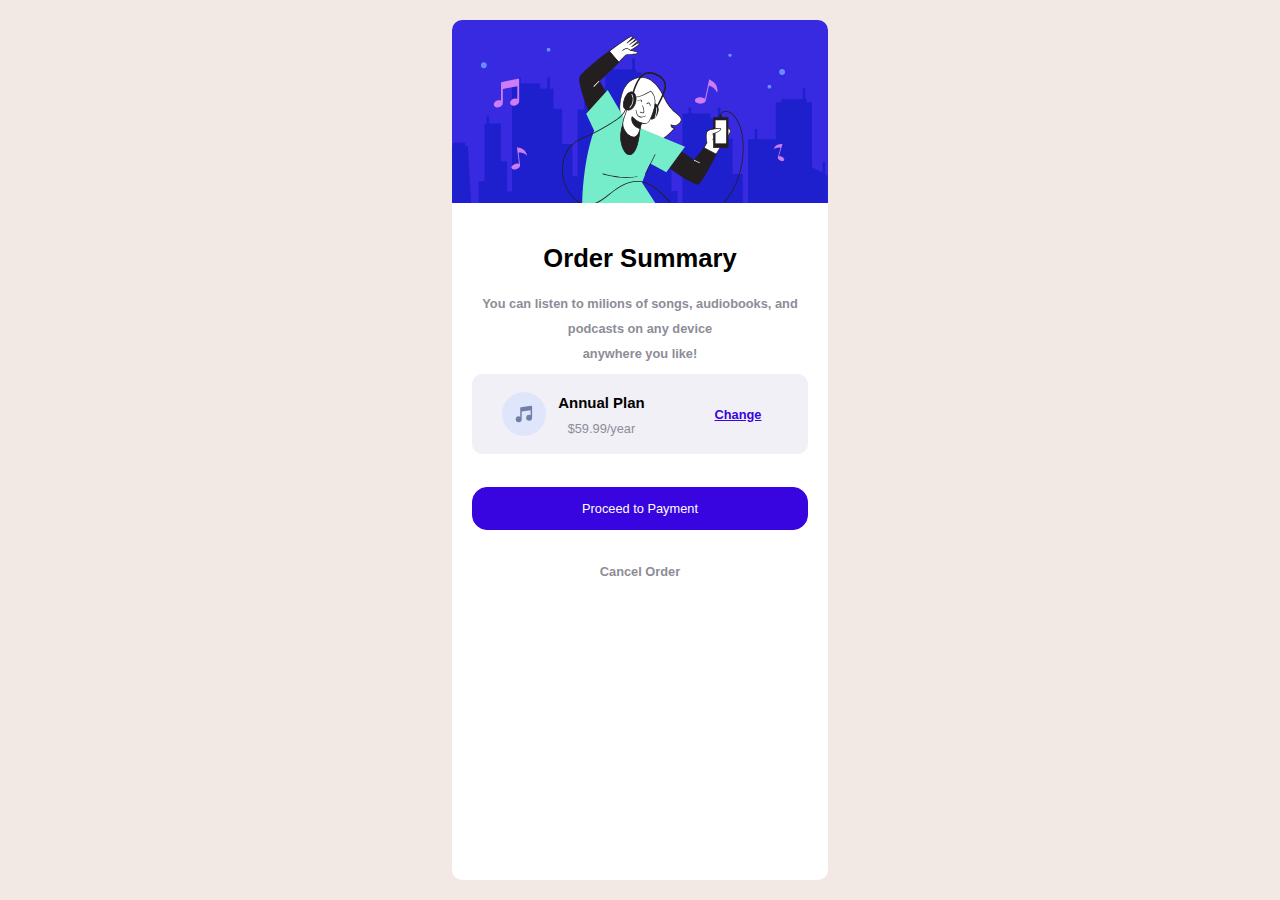
<file: Atividade-2/index.html>
<!DOCTYPE html>
<html lang="en">
<head>
    <meta charset="UTF-8">
    <meta http-equiv="X-UA-Compatible" content="IE=edge">
    <meta name="viewport" content="width=device-width, initial-scale=1.0">
    <title> atividade 2</title>
    <link rel="stylesheet" href="style.css">
</head>
<body>


    <div class="container">
        <div class="div-img">
            <picture>
                <img class="img" src="images/illustration-hero.svg" alt="">
            </picture>
        </div>

            <div class="info">
                <div class="p1">
                <h1>Order Summary</h1>
                <h1 class="p1-text">You can listen to milions of songs, audiobooks, and podcasts on any device <br> anywhere you like!</h1>
                </div>

                <div class="plan-box">
                    <div class="svg">
                    <img class="foto" src="images/icon-music.svg" alt="">
                    <div class="plan-text">
                <h3 class="plan">Annual Plan</h3>
                <p class="price">$59.99/year</p>
                    </div>
                    </div>

                <p class="change">Change</p>            
            </div>

                <div class="payment-box">
                    <p class="payment-text">Proceed to Payment</p>
                </div>

                <div class="order">
                <p>Cancel Order</p>
                </div>
            </div>
        </div>
</body>
</html>
</file>
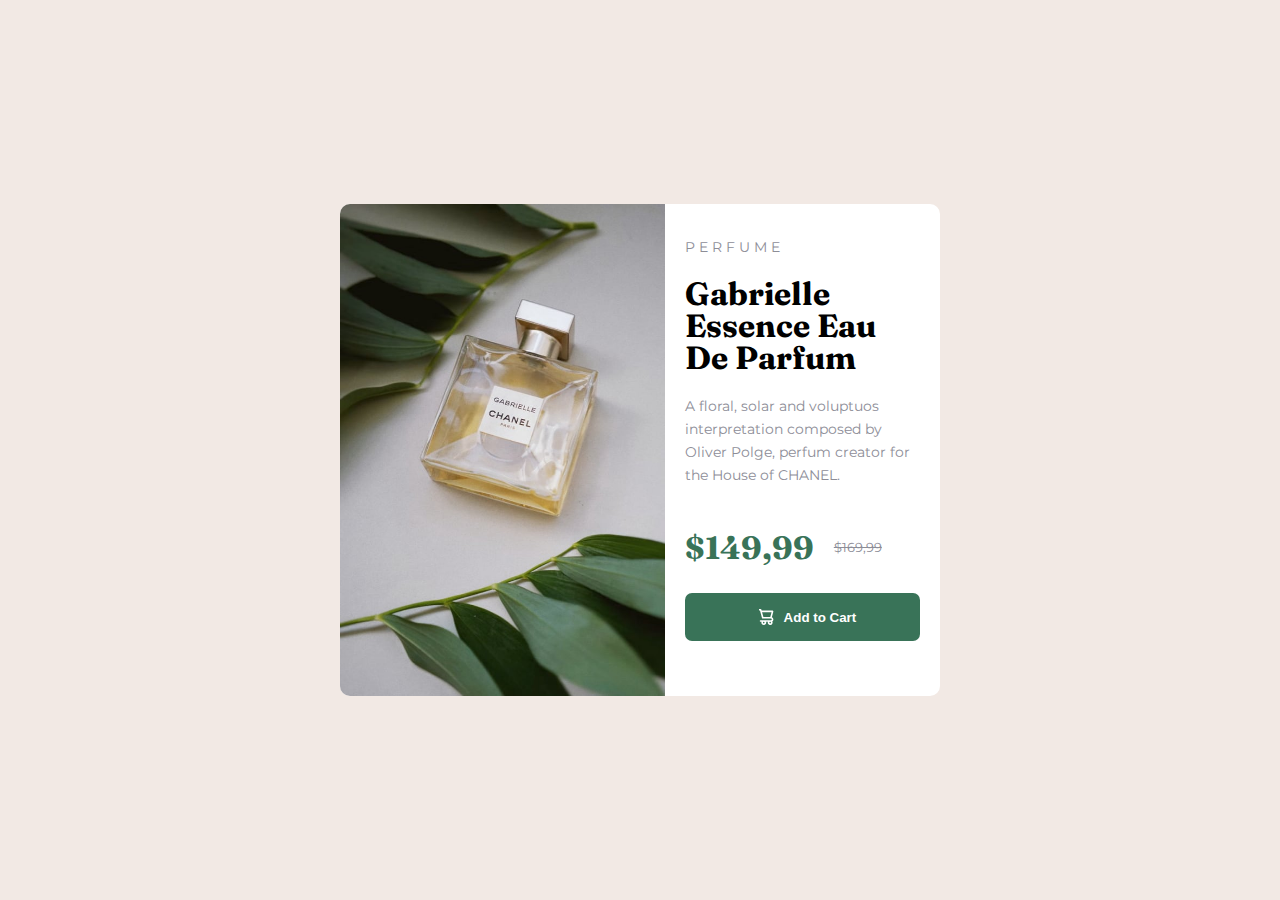
<file: Atividade-1/projeto 1/index.html>
<!DOCTYPE html>
<html lang="en">
<head>
    <meta charset="UTF-8">
    <meta http-equiv="X-UA-Compatible" content="IE=edge">
    <meta name="viewport" content="width=device-width, initial-scale=1.0">

    <title>Document</title>

    <link rel="stylesheet" href="style.css">

</head>
<body>
    <div class="container">

        <div class="div-img">
            <picture>
                <source media="(min-width:768px)" srcset="images/image-product-desktop.jpg">
                <img class="img-perfume" src="images/image-product-mobile.jpg" alt="">
            </picture>
        </div>        
       
        <div class="info">
            <p class="p1">Perfume</p>

            <h1>Gabrielle Essence Eau De Parfum</h1>

            <p class="p2">A floral, solar and voluptuos interpretation composed by Oliver Polge, perfum creator for the House of CHANEL.</p>

            <div class="price">
                <h2>$149,99</h2>
                <small>$169,99</small>
            </div>

            <button>
                <div class="button">
                    <img class="img3" src="images/icon-cart.svg" alt="">
                    <p>Add to Cart</p>
                </div>
            </button>
        </div>
        
    </div>
</body>
</html>
</file>
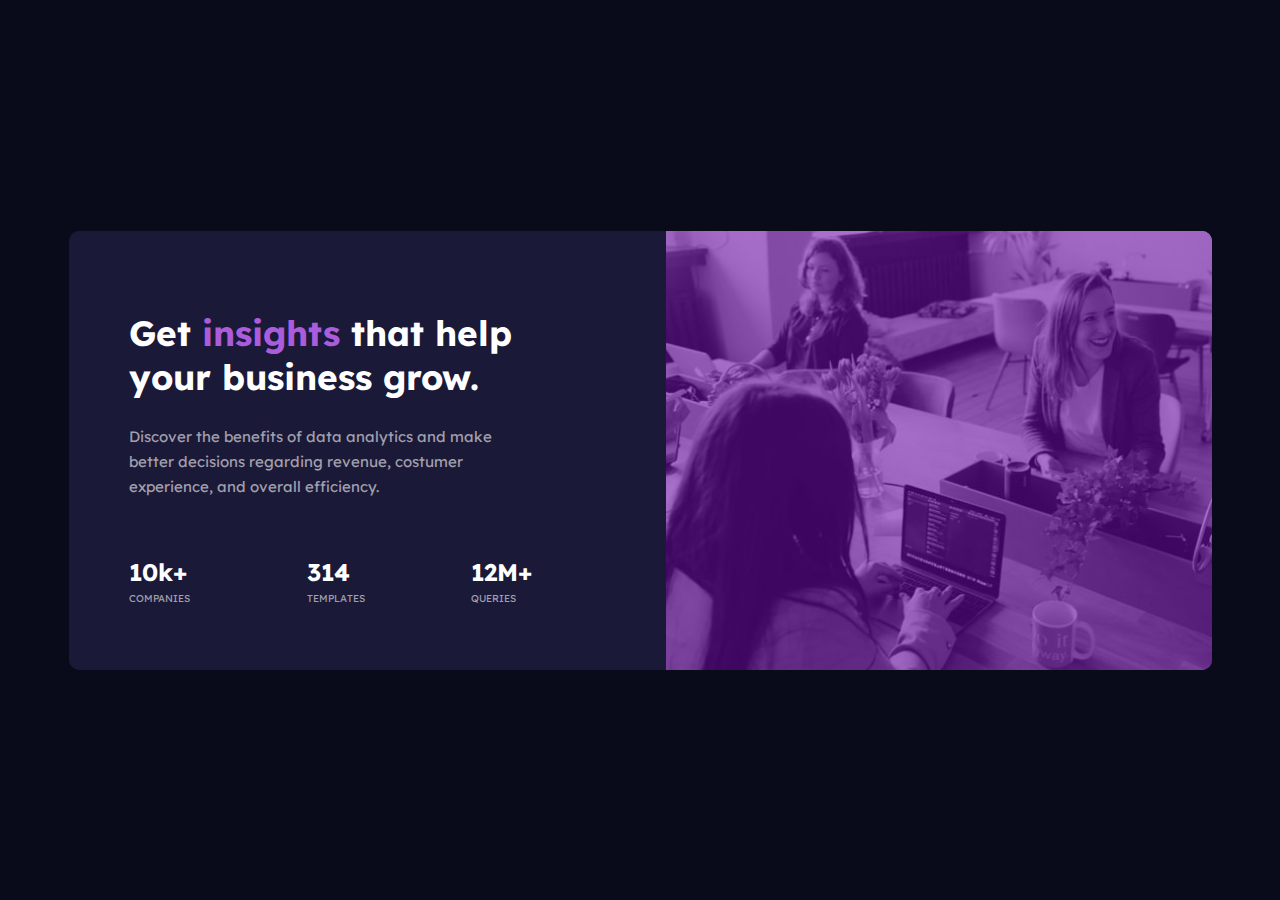
<file: Atividade-3/projeto 3/index.html>
<!DOCTYPE html>
<html lang="en">
<head>
    <meta charset="UTF-8">
    <meta http-equiv="X-UA-Compatible" content="IE=edge">
    <meta name="viewport" content="width=device-width, initial-scale=1.0">
    
    <link rel="stylesheet" href="style.css">

    <title>Document</title>
</head>
<body>
    <div class="container">
        <div class="img-div">
            <div class="img-div2">
                
            </div>
        </div>

        <div class="info">
            <h2 class="headline">Get <span>insights</span>  that help your business grow.</h2>

            <p class="p_1">Discover the benefits of data analytics and make better decisions regarding revenue, costumer experience, and overall efficiency.</p>

            <div class="txt">
                <div class="txt-1">
                    <h2>10k+</h2>
                    <p class="p_2">Companies</p>
                </div>
                
                <div class="txt-1">
                    <h2>314</h2>
                    <p class="p_2">Templates</p>
                </div>

                <div class="txt-1">
                    <h2>12M+</h2>
                    <p class="p_2">Queries</p>
                </div>
            </div>
            
        </div>
    </div>
    
</body>
</html>
</file>
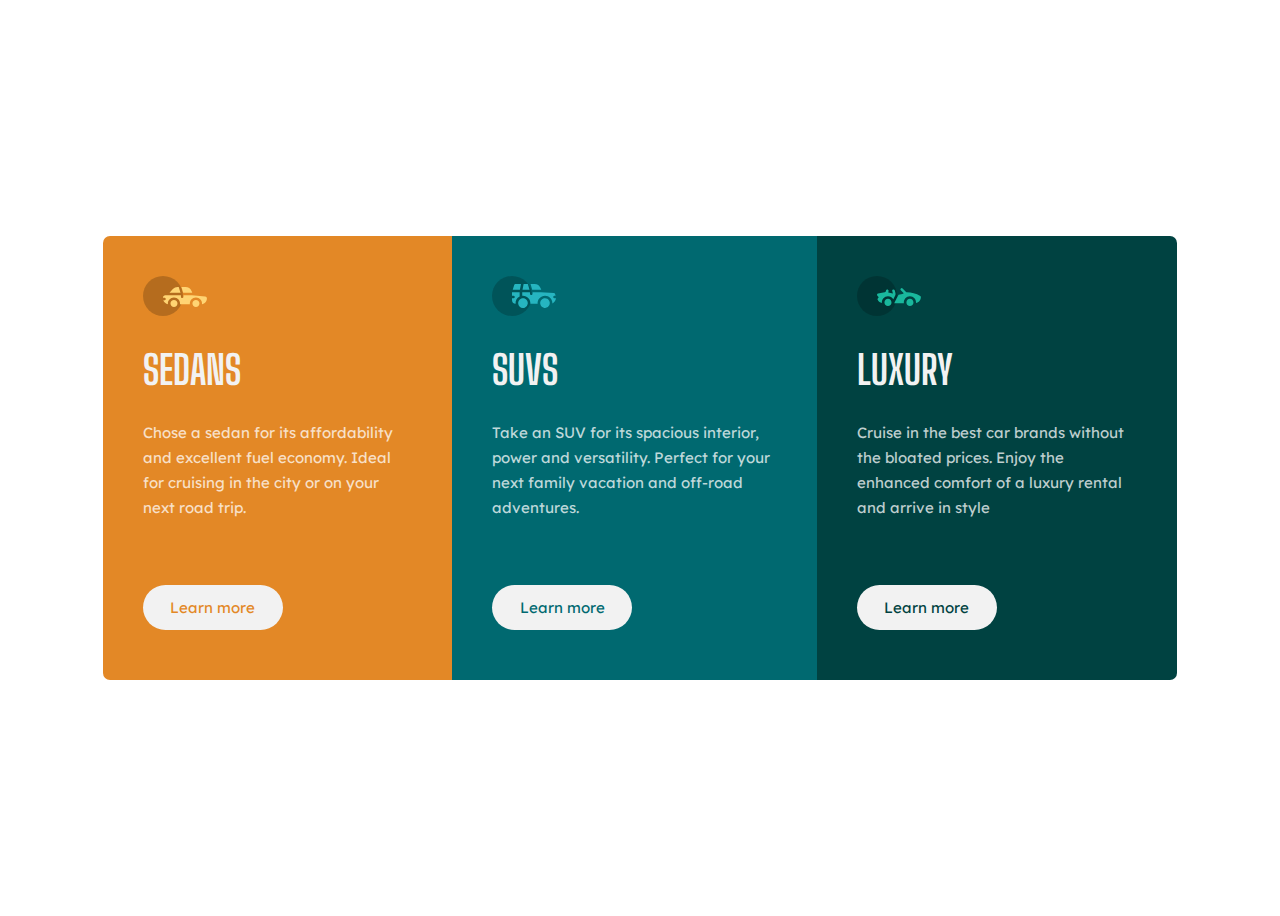
<file: Atividade-4/projeto 4/index.html>
<!DOCTYPE html>
<html lang="en">
<head>
    <meta charset="UTF-8">
    <meta http-equiv="X-UA-Compatible" content="IE=edge">
    <meta name="viewport" content="width=device-width, initial-scale=1.0">

    <link rel="stylesheet" href="style.css">

    <title>Document</title>
</head>
<body>
    <div class="container">
        <div class="card1">
            <svg width="64" height="40" xmlns="http://www.w3.org/2000/svg"><g fill="none" fill-rule="evenodd"><circle fill="#000" opacity=".201" cx="20" cy="20" r="20"/><path d="M52.936 24.11c1.942 0 3.517 1.542 3.517 3.445 0 1.903-1.575 3.445-3.517 3.445s-3.516-1.542-3.516-3.445c0-1.903 1.574-3.445 3.516-3.445zm-21.957 0c1.942 0 3.517 1.542 3.517 3.445 0 1.903-1.575 3.445-3.517 3.445s-3.516-1.542-3.516-3.445c0-1.903 1.574-3.445 3.516-3.445zm6.948-4.848v1.429c0 .716.61 1.293 1.348 1.259a1.295 1.295 0 001.225-1.295v-1.393h8.256l13.483 1.313c.956.093 1.676.881 1.676 1.814 0 2.89-2.126 5.303-4.926 5.819.397-3.557-2.458-6.62-6.053-6.62-3.646 0-6.504 3.14-6.039 6.723h-9.879c.466-3.588-2.397-6.722-6.039-6.722-3.595 0-6.45 3.062-6.052 6.62-2.14-.398-3.916-1.912-4.61-3.931h1.142c.731 0 1.32-.598 1.285-1.322-.033-.678-.629-1.2-1.322-1.2H20v-.251c0-1.274 1.066-2.243 2.306-2.243h15.62zM42.59 11c2.645 0 4.99 1.556 5.972 3.963l.726 1.779H40.17L38.413 11h4.178zm-6.865 0l1.758 5.741H26.505l3.357-3.654A6.502 6.502 0 0134.644 11h1.082z" fill="#FFD473" fill-rule="nonzero"/></g></svg>

            <h1>Sedans</h1>

            <p>Chose a sedan for its affordability and excellent fuel economy. Ideal for cruising in the city or on your next road trip.</p>

            <button class="button1">Learn more</button>
        </div>

        <div class="card2">
            <svg width="64" height="40" xmlns="http://www.w3.org/2000/svg"><g fill="none" fill-rule="evenodd"><circle fill="#000" opacity=".201" cx="20" cy="20" r="20"/><path d="M31.002 22.358c2.917 0 5.18 2.593 4.762 5.506a4.828 4.828 0 01-2.962 3.778 4.797 4.797 0 01-5.3-1.165c-1.188-1.26-1.235-2.613-1.263-2.613-.42-2.924 1.857-5.506 4.763-5.506zm22 0c3.457 0 5.798 3.567 4.41 6.744A4.816 4.816 0 0152.3 31.94a4.826 4.826 0 01-4.06-4.077c-.42-2.915 1.846-5.506 4.762-5.506zm-15.04-6.083v1.462a1.29 1.29 0 001.352 1.29c.693-.033 1.227-.631 1.227-1.326v-1.426h8.3l13.056.716a1.29 1.29 0 011.164.917c.27.895.446 1.477.563 1.87h-1.047c-.694 0-1.291.534-1.324 1.228a1.29 1.29 0 001.288 1.352h1.445c-.164 2.225-1.57 4.193-3.6 5.05.13-4.212-3.255-7.63-7.384-7.63-4.317 0-7.762 3.718-7.358 8.086h-7.285c.43-4.655-3.503-8.531-8.131-8.046v-3.543h7.734zm-10.312 0v4.308a7.4 7.4 0 00-4.006 7.274 3.874 3.874 0 01-3.642-3.864v-1.635h1.46a1.29 1.29 0 000-2.58h-1.461v-3.213l.003-.29h7.646zm14.986-8.196c2.65 0 5 1.592 5.984 4.055l.63 1.579a5.525 5.525 0 01-.065-.004l-.026-.002-.034-.002-.022-.002a4.178 4.178 0 00-.224-.006l-.098-.001h-.039l-.136-.001h-.052l-.326-.001H40.211L38.528 8.08zm-13.632 0l-1.122 5.616h-7.144l1.47-4.71a1.29 1.29 0 011.231-.906h5.565zm6.832 0l1.683 5.615h-7.007l1.121-5.615h4.203z" fill="#26B5C0" fill-rule="nonzero"/></g></svg>

            <h1>Suvs</h1>

            <p>Take an SUV for its spacious interior, power and versatility. Perfect for your next family vacation and off-road adventures.</p>

            <button class="button2">Learn more</button>
        </div>

        <div class="card3">
            <svg width="64" height="40" xmlns="http://www.w3.org/2000/svg"><g fill="none" fill-rule="evenodd"><circle fill="#000" opacity=".201" cx="20" cy="20" r="20"/><path d="M30.98 22.835c1.941 0 3.516 1.604 3.516 3.583 0 1.978-1.575 3.582-3.517 3.582s-3.516-1.604-3.516-3.582c0-1.979 1.574-3.583 3.516-3.583zm21.956 0c1.942 0 3.517 1.604 3.517 3.583 0 1.978-1.575 3.582-3.517 3.582s-3.516-1.604-3.516-3.582c0-1.979 1.574-3.583 3.516-3.583zm-9.143-10.45a1.27 1.27 0 011.819 0l3.715 3.784c4.444-.115 9.7 1.142 13.964 3.753.387.237.624.664.624 1.124 0 3.006-2.126 5.514-4.926 6.05.397-3.698-2.458-6.882-6.053-6.882-3.646 0-6.504 3.264-6.039 6.99h-9.669c.76-1.544.993-2.026 1.337-2.711l.082-.162c.421-.835 1.056-2.07 2.883-5.65 1.68-.023 3.47-.408 5.247-1.403l-2.984-3.04a1.328 1.328 0 010-1.854zm-7.68 1.064c.683-.2 1.395.202 1.592.898l.749 2.652a3.46 3.46 0 01-.247 2.51l-1.733 3.395-.216.424c-1.07-1.89-3.06-3.114-5.279-3.114-3.595 0-6.45 3.184-6.052 6.885-1.832-.347-3.414-1.537-4.278-3.276a1.331 1.331 0 01.117-1.376l.955-1.303-1.325-1.295c-.751-.735-.376-2.024.64-2.231l6.614-1.346.13-.026c.092-.019.145-.03.157-.031.314-.146 1.07-.591 1.07-1.506 0-.734.592-1.327 1.316-1.31.712.016 1.268.662 1.256 1.388a4.11 4.11 0 01-.348 1.611 22.69 22.69 0 014.7 1.146l-.7-2.473a1.314 1.314 0 01.882-1.622z" fill="#19B89D" fill-rule="nonzero"/></g></svg>

            <h1>Luxury</h1>

            <p>Cruise in the best car brands without the bloated prices. Enjoy the enhanced comfort of a luxury rental and arrive in style</p>

            <button class="button3">Learn more</button>
        </div>
    </div>
</body>
</html>
</file>
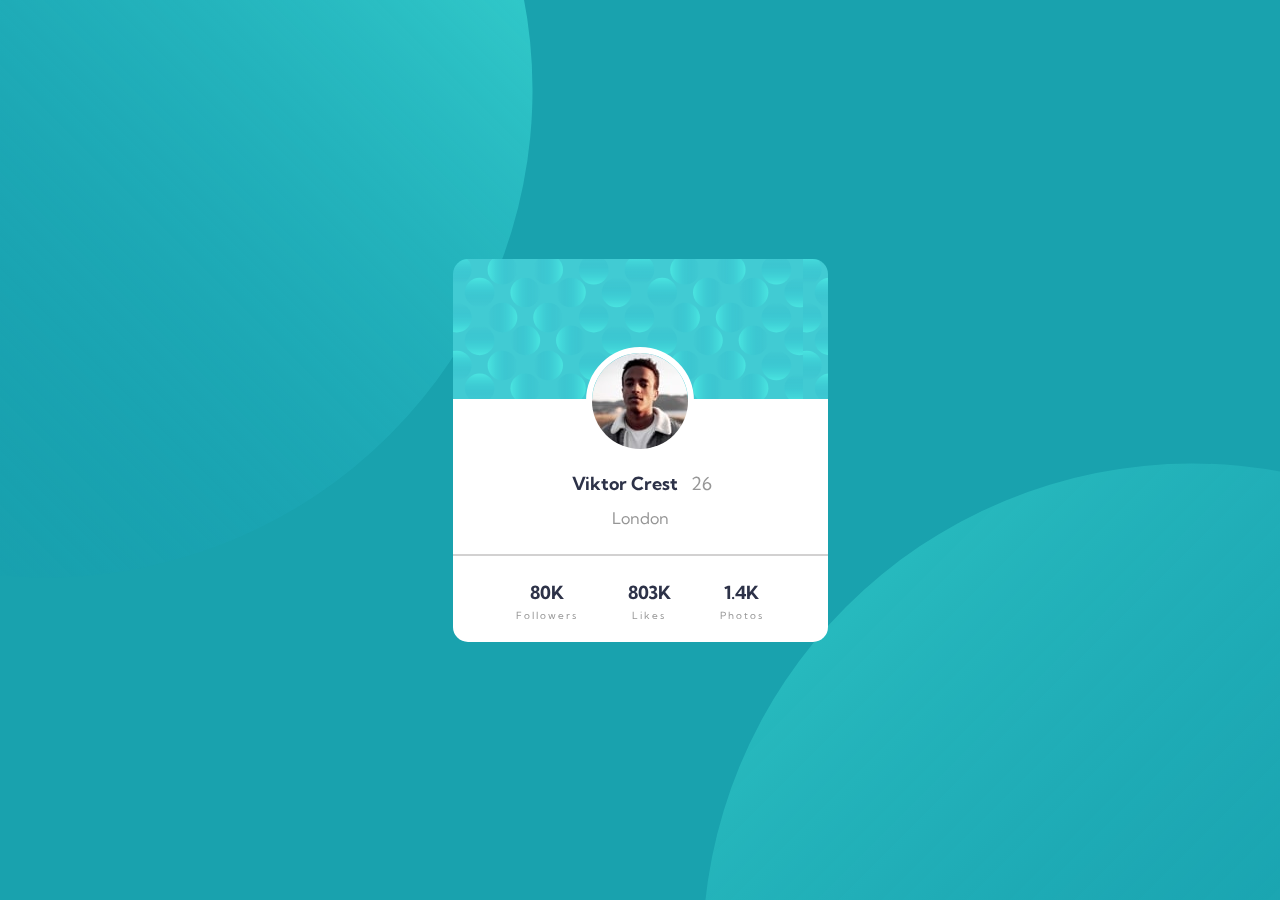
<file: Atividade-5/projeto 5/index.html>
<!DOCTYPE html>
<html lang="en">
<head>
    <meta charset="UTF-8">
    <meta http-equiv="X-UA-Compatible" content="IE=edge">
    <meta name="viewport" content="width=device-width, initial-scale=1.0">

    <link rel="stylesheet" href="style.css">

    <title>Document</title>
</head>
<body>

    <div class="background">
        <img src="images/bg-pattern-top.svg" alt="">
    </div>

    <div class="background2">
        <img src="images/bg-pattern-bottom.svg" alt="">
    </div>

    <div class="container">
  
        <div class="cabecario">
            <div class="img-cabecario">
                <img class="perfil" src="images/image-victor.jpg" alt="">
            </div>
            
        </div>

        <div class="info">

            <div class="info-nome">
                <div class="nome">
                    <h2 class="bold1">Viktor Crest</h2>
                    <p class="idade">26</p>
                </div>
                <p class="cidade">London</p>
            </div>
        </div>    

        <div class="linha"></div>
        
        <div class="info2">
            <div class="stats">
                <div class="stats-txt">
                    <h2 class="bold2">80K</h2>
                    <p class="txt">Followers</p>
                </div>
                <div class="stats-txt">
                    <h2 class="bold2">803K</h2>
                    <p class="txt">Likes</p>
                </div>
                <div class="stats-txt">
                    <h2 class="bold2">1.4K</h2>
                    <p class="txt">Photos</p>
                </div>
            </div>
        </div>
    </div>
</body>
</html>
</file>
<file: Atividade-2/style.css>
body {
    height: 100vh;
    margin: 0;
    display: flex;
    justify-content: center;
    background-color: #f2e9e4;
    font-family: 'Montserrat', sans-serif;
}

.container {
    width: 29.3%;
    margin: 20px 10px;
    background-color: #fff;
    border-radius: 10px;
}

.img {
    border-radius: 10px 10px 0px 0px;
    object-fit: contain;
    max-width: 100%;
    max-height: 100%;
}

.info {
    padding: 20px;
    text-align: center;
    font-size: 1vw;
}

.p1 {
text-align: center;
}

.p1-text { 
color: #8d8d97;
    line-height: 25px;
    font-size: 14px;
    font-size: 1vw;
    max-width: 100%;
   max-height: 100%; 
}

.plan-box {
    display: flex;
    justify-content: space-around;
    border: 1px solid rgb(241, 240, 246) ;
    border-radius: 10px;
    border-width: 5px;
 background-color: rgb(241, 240, 246);
}

.svg {
    display: flex;
    align-items: center;
    margin-right: 5%;    
}

.foto {
    width: 30%;
}

.change {
    text-decoration: underline;
    cursor: pointer;
    font-weight: bold;
    margin-right: 5%;
    font-size: 1vw;
    display: flex;
    align-items: center;
    color: rgb(56, 4, 224);
}

.change:hover {
    color: rgb(123, 103, 187) ;
}

.plan-text {
    margin-left: 12px;
    font-size: 1vw;
}

.price {
    color: #8d8d97;
   font-size: 25px;
}

.plan {
margin-bottom: 0;
}

.price {
margin-top: 10px;
font-size: 1vw;
}

.payment-box {
    cursor: pointer;
    margin-top: 10%;
    border: 1px solid rgb(56, 4, 224);
    border-radius: 15px;
    background-color: rgb(56, 4, 224);
}

.payment-box:hover {
    background-color: rgb(123, 103, 187);
    border: 1px solid rgb(123, 103, 187); 
}

.payment-text {
    color: #fff;
}

.order {
    color: #8d8d97;
    cursor: pointer;
    margin-top: 10%;
    font-weight: bold;
    font-size: 1vw;  
}

.order:hover {
    color: black;
}

/* payment box rgb(123, 103, 187); 
 cancel order  rgb(127, 107, 193)*/
</file>
<file: Atividade-1/projeto 1/style.css>
@import url('https://fonts.googleapis.com/css2?family=Fraunces:opsz,wght@9..144,700&family=Montserrat:wght@500;700&display=swap');

/*font-family: 'Fraunces', serif;
font-family: 'Montserrat', sans-serif;*/

body {
    height: 100vh;
    margin: 0;
    display: flex;
    background-color: #f2e9e4;
    font-family: 'Montserrat', sans-serif;
}

.container {
    max-width: 100%;
    margin: 20px 10px;
    background-color: #fff;
    border-radius: 10px;
}

.info {
    padding: 20px;
}

.img-perfume {
    width: 100%;
    border-radius: 10px 10px 0px 0px;
}

.p1 {
    font-size: 14px;
    text-transform: uppercase;
    letter-spacing: 4px;
    color: #8d8d97;
}

h1 {
    font-family: 'Fraunces', serif;
    line-height: 32px;
}

.p2 {
    color: #8d8d97;
    line-height: 23px;
    font-size: 14px;
}

.price {
    display: flex;
    align-items: center;
    gap: 0px 20px;
}

h2 {
    font-family: 'Fraunces', serif;
    color: #397358;
    font-size: 32px;
}

small {
    text-decoration: line-through;
    color: #8d8d97;
}

button {
    width: 100%;
    height: 48px;
    border-radius: 7px;
    background-color: #397358;
    border: none;
    color: #fff;
    font-weight: bold;
}

button:hover {
    cursor: pointer;
    background-color: #1d3a2c;
}

.button {
    display: flex;
    align-items: center;
    justify-content: center;
}

.img3 {
    margin: 10px;
}

@media (min-width:768px) {
    .container {
        display: flex;
        margin: auto;
        max-width: 600px;
    }

    .img-perfume {
        height: 100%;
        border-radius: 10px 0px 0px 10px;
    }

    .div-img {
        width: 58%;
    }

    .info {
        width: 42%;
    }
}
</file>
<file: Atividade-3/projeto 3/style.css>
@import url('https://fonts.googleapis.com/css2?family=Inter&family=Lexend+Deca&display=swap');
/*font-family: 'Inter', sans-serif;
font-family: 'Lexend Deca', sans-serif;
*/

body {
    height: 100vh;
    background-color: hsl(233, 47%, 7%);
    color: #fff;
    margin: 0;
}

.container {
    max-width: 100%;
    margin: 30px 20px;
    background-color: hsl(244, 38%, 16%);
    border-radius: 10px;
}

h2 {
    font-family: 'Lexend Deca', sans-serif;
    margin: 20px 0px 0px 0px;
}

p {
    font-family: 'Lexend Deca', sans-serif;
    color: hsla(0, 0%, 100%, 0.6);
}

.img-div {
    width: 100%;
    background-image: url(images/image-header-mobile.jpg);
    background-size: cover;
    background-repeat: no-repeat;
    border-radius: 10px 10px 0px 0px;
}

.img-div2 {
    background-color: hsla(277, 92%, 34%, 0.575);
    width: 100%;
    height: 209px;
    border-radius: 10px 10px 0px 0px;
}

.info {
    padding: 20px;
    text-align: center;
}

span {
    color: hsl(277, 64%, 61%);
}

.txt-1 {
    padding: 3px 0px 0px 0px;
}

.p_1 {
    font-size: 15px;
    line-height: 25px;
}

.p_2 {
    text-transform: uppercase;
    font-size: 10px;
    margin: 5px 0px;
}

@media (min-width:768px) {
    body {
        display: flex;
        height: 100vh;
    }

    .container {
        display: flex;
        flex-direction: row-reverse;
        margin: auto;
    }

    .img-div {
        background-image: url(images/image-header-desktop.jpg);
        width: 50%;
        border-radius: 0px 10px 10px 0px;
    }

    .img-div2 {
        border-radius: 0px 10px 10px 0px;
        height: 100%;
    }

    .info {
        width: 42%;
        text-align: left;
        margin: 40px 60px 40px 40px;
    }

    .headline {
        font-size: 35px;
    }

    .p_1 {
        padding: 10px 48px 20px 0px;
    }

    h2 {
        margin: 20px 54px 0px 0px;
    }

    .txt {
        display: flex;
        justify-content: space-between;
    }
}
</file>
<file: Atividade-4/projeto 4/style.css>
@import url('https://fonts.googleapis.com/css2?family=Big+Shoulders+Display:wght@700&family=Lexend+Deca&display=swap');

/*font-family: 'Big Shoulders Display', cursive;
font-family: 'Lexend Deca', sans-serif;*/

body {
    height: 100vh;
    color: hsl(0, 0%, 95%);
    background-color: hsla(0, 0%, 100%, 0.75);
    font-family: 'Big Shoulders Display', cursive;
    font-size: 15px;
}

.container {
    max-width: 100%;
    margin: 20px 10px;
}

.card1 {
    background-color: hsl(31, 77%, 52%);
    padding: 40px;
    border-radius: 7px 7px 0px 0px;
}

.card2 {
    background-color: hsl(184, 100%, 22%);
    padding: 40px;
}

.card3 {
    background-color: hsl(179, 100%, 13%);
    padding: 40px;
    border-radius: 0px 0px 7px 7px;
}

h1 {
    text-transform: uppercase;
    font-size: 40px;
}

p {
    color: hsla(0, 0%, 100%, 0.75);
    line-height: 25px;
    font-family: 'Lexend Deca', sans-serif;
}

.button1 {
    width: 140px;
    border-radius: 25px;
    height: 45px;
    border: none;
    color: hsl(31, 77%, 52%);
    margin-top: 20px;
    background-color: hsl(0, 0%, 95%);
    font-family: 'Lexend Deca', sans-serif;
    font-size: 15px;
}

.button1:hover {
    background-color: hsl(31, 77%, 52%);
    color: hsl(0, 0%, 95%);
    border: solid 2px hsl(0, 0%, 95%);
    cursor: pointer;
}

.button2 {
    width: 140px;
    border-radius: 25px;
    height: 45px;
    border: none;
    color: hsl(184, 100%, 22%);
    margin-top: 20px;
    background-color: hsl(0, 0%, 95%);
    font-family: 'Lexend Deca', sans-serif;
    font-size: 15px;
}

.button2:hover {
    background-color: hsl(184, 100%, 22%);
    color: hsl(0, 0%, 95%);
    border: solid 2px hsl(0, 0%, 95%);
    cursor: pointer;
}

.button3 {
    width: 140px;
    border-radius: 25px;
    height: 45px;
    border: none;
    color: hsl(179, 100%, 13%);
    margin-top: 20px;
    background-color: hsl(0, 0%, 95%);
    font-family: 'Lexend Deca', sans-serif;
    font-size: 15px;
}

.button3:hover {
    background-color: hsl(179, 100%, 13%);
    color: hsl(0, 0%, 95%);
    border: solid 2px hsl(0, 0%, 95%);
    cursor: pointer;
}

@media (min-width:768px) {
    body {
        display: flex;
    }

    .container {
        display: flex;
        margin: auto;
        justify-content: center;
        max-width: 100%;
    }

    .card1 {
        border-radius: 7px 0px 0px 7px;
    }

    .card3 {
        border-radius: 0px 7px 7px 0px;
    }
}

@media (min-width:1024px) {
    .container {
        max-width: 85%;
    }

    .button1, .button2, .button3 {
        margin-top: 50px;
        margin-bottom: 10px;
    }
} 

@media (min-width:1440px) {
    .container {
        max-width: 60%;
    }

    .button1, .button2, .button3 {
        margin-top: 50px;
        margin-bottom: 10px;
    }
}
</file>
<file: Atividade-5/projeto 5/style.css>
@import url('https://fonts.googleapis.com/css2?family=Kumbh+Sans:wght@400;700&display=swap');

body {
    font-family: 'Kumbh Sans', sans-serif;
    height: 100vh;
    display: flex;
    align-items: center;
    justify-content: center;
    color: hsl(229, 23%, 23%);
    background-color: hsl(185, 75%, 39%);
    margin: 0;
}

.background {
    position: fixed;
    z-index: -4;
    top: -435px;
    left: -710px;
}

.background2 {
    position: fixed;
    z-index: -4;
    bottom: -644px;
    right: -665px;
}

.container {
    width: 85%;
    margin: auto;
}

.cabecario {
    width: 100%;
    height: 140px;
    background-color: #fff;
    background-image: url(images/bg-pattern-card.svg);
    border-radius: 15px 15px 0px 0px;
}

.img-cabecario {
    display: flex;
    justify-content: center;
    padding-top: 88px;
}

.perfil {
    border-radius: 55px;
    border: solid 6px #fff;
}

.info {
    background-color: #fff;
    background-color: #fff;
    padding: 30px 30px 1px 30px;
}

.info2 {
    background-color: #fff;
    padding: 15px;
    border-radius: 0px 0px 15px 15px;
}

.info-nome {
    text-align: center;
    margin-top: 35px;
}

.nome {
    display: flex;
    align-items: center;
    justify-content: center;
}

.stats {
    display: flex;
    justify-content: space-evenly;
}

.stats-txt {
    display: flex;
    align-items: center;
    flex-direction: column;
}

.bold1 {
    font-weight: 700;
    font-size: 18px;
    margin: 8px;
}

.bold2 {
    font-weight: 700;
    font-size: 18px;
    margin: 10px 0px 0px 0px;
}

.idade {
    color: hsl(0, 0%, 59%);
    font-size: 18px;
}

.cidade {
    margin-bottom: 25px;
}

.linha {
    border: solid 1px hsl(0, 1%, 82%);
}

p {
    color: hsl(0, 0%, 59%);
    margin: 5px;
}

.txt {
    font-size: 10px;
    letter-spacing: 2px;
}

@media (min-width:768px) {
    .container {
        width: 375px;
        margin: auto;
    }

    .background {
        top: -515px;
        left: -615px;
    }

    .background2 {
        bottom: -635px;
        right: -550px;
    }
}

@media (min-width:1024px) {
    .background {
        top: -400px;
        left: -445px;
    }

    .background2 {
        bottom: -545px;
        right: -400px;
    }
}

@media (min-width:1440px) {
    .background {
        top: -380px;
        left: -260px;
    }

    .background2 {
        bottom: -545px;
        right: -100px;
    }
}
</file>
